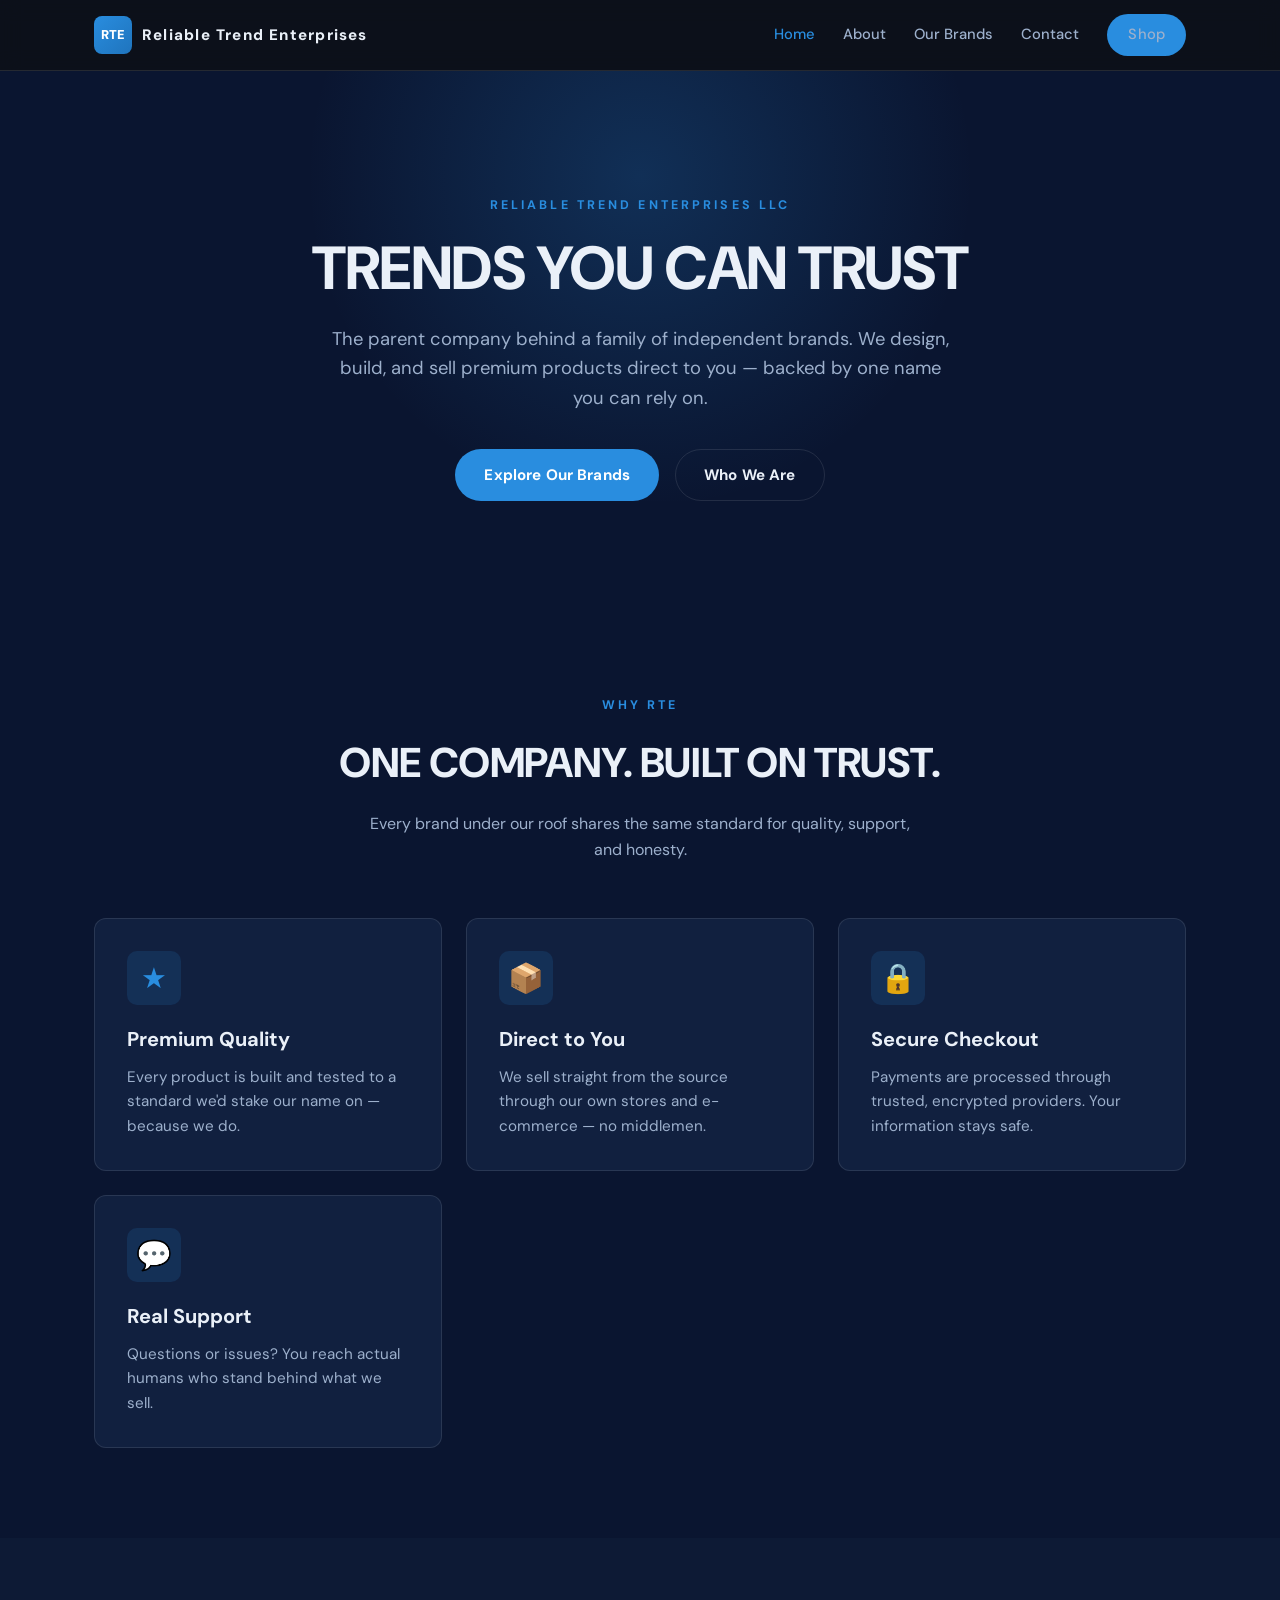
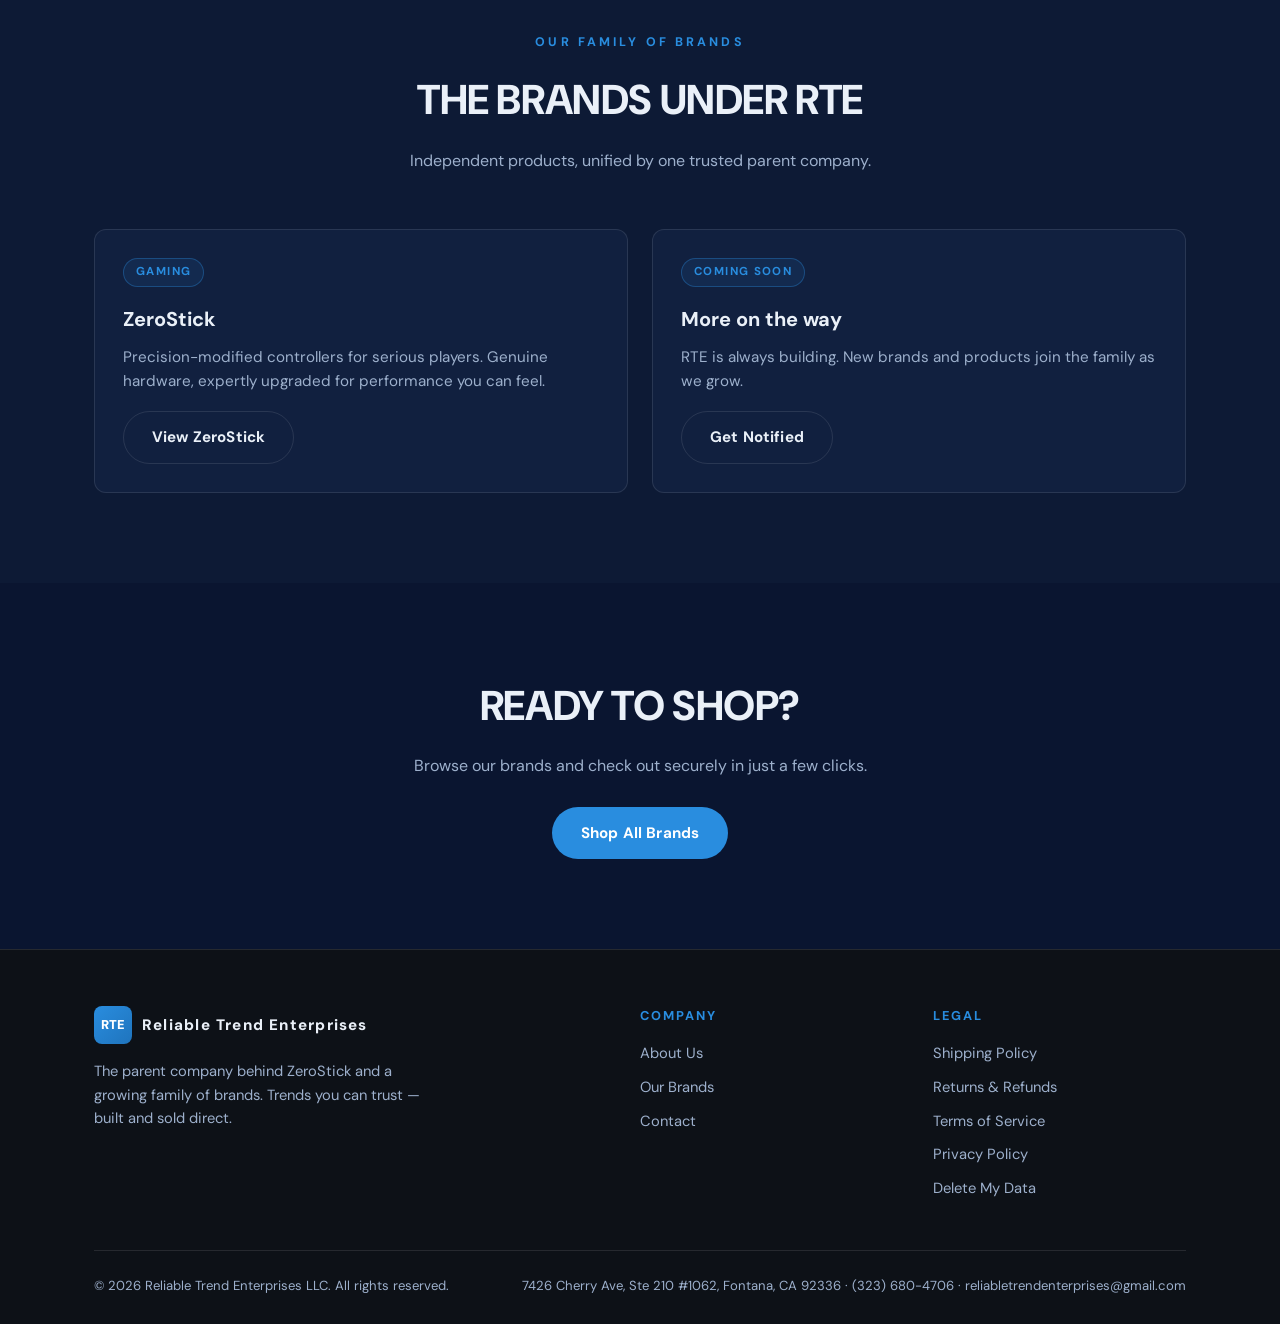
<file: index.html>
<!DOCTYPE html>
<html lang="en">
<head>
  <meta charset="UTF-8" />
  <meta name="viewport" content="width=device-width, initial-scale=1.0" />
  <title>Reliable Trend Enterprises LLC &mdash; Trends You Can Trust</title>
  <meta name="description" content="Reliable Trend Enterprises LLC is the parent company behind ZeroStick and a growing family of brands &mdash; building and selling trusted products direct to you." />
  <link rel="stylesheet" href="styles.css" />
</head>
<body>

  <!-- ===================== NAVBAR ===================== -->
  <header class="nav">
    <div class="container nav-inner">
      <a href="index.html" class="nav-brand">
        <span class="mark">RTE</span>
        Reliable Trend Enterprises
      </a>
      <nav class="nav-links" id="navLinks">
        <a href="index.html" class="active">Home</a>
        <a href="about.html">About</a>
        <a href="brands.html">Our Brands</a>
        <a href="contact.html">Contact</a>
        <a href="brands.html" class="btn btn-gold" style="padding:8px 20px;">Shop</a>
      </nav>
      <button class="nav-toggle" onclick="toggleMenu()" aria-label="Menu">&#9776;</button>
    </div>
  </header>

  <!-- ===================== HERO ===================== -->
  <section class="hero">
    <div class="container">
      <span class="eyebrow">Reliable Trend Enterprises LLC</span>
      <h1>Trends You Can Trust</h1>
      <p>
        The parent company behind a family of independent brands. We design,
        build, and sell premium products direct to you &mdash; backed by one name
        you can rely on.
      </p>
      <div class="hero-actions">
        <a href="brands.html" class="btn btn-gold">Explore Our Brands</a>
        <a href="about.html" class="btn btn-ghost">Who We Are</a>
      </div>
    </div>
  </section>

  <!-- ===================== WHY RTE ===================== -->
  <section class="section">
    <div class="container">
      <div class="section-head">
        <span class="eyebrow">Why RTE</span>
        <h2>One company. Built on trust.</h2>
        <p>Every brand under our roof shares the same standard for quality, support, and honesty.</p>
      </div>
      <div class="grid">
        <div class="card">
          <div class="icon">&#9733;</div>
          <h3>Premium Quality</h3>
          <p>Every product is built and tested to a standard we'd stake our name on &mdash; because we do.</p>
        </div>
        <div class="card">
          <div class="icon">&#128230;</div>
          <h3>Direct to You</h3>
          <p>We sell straight from the source through our own stores and e-commerce &mdash; no middlemen.</p>
        </div>
        <div class="card">
          <div class="icon">&#128274;</div>
          <h3>Secure Checkout</h3>
          <p>Payments are processed through trusted, encrypted providers. Your information stays safe.</p>
        </div>
        <div class="card">
          <div class="icon">&#128172;</div>
          <h3>Real Support</h3>
          <p>Questions or issues? You reach actual humans who stand behind what we sell.</p>
        </div>
      </div>
    </div>
  </section>

  <!-- ===================== BRANDS PREVIEW ===================== -->
  <section class="section alt-bg">
    <div class="container">
      <div class="section-head">
        <span class="eyebrow">Our Family of Brands</span>
        <h2>The brands under RTE</h2>
        <p>Independent products, unified by one trusted parent company.</p>
      </div>
      <div class="grid">

        <div class="card brand-card">
          <span class="tag">Gaming</span>
          <h3>ZeroStick</h3>
          <p>Precision-modified controllers for serious players. Genuine hardware, expertly upgraded for performance you can feel.</p>
          <a href="brands.html#zerostick" class="btn btn-ghost" style="margin-top:18px;">View ZeroStick</a>
        </div>

        <div class="card brand-card">
          <span class="tag">Coming Soon</span>
          <h3>More on the way</h3>
          <p>RTE is always building. New brands and products join the family as we grow.</p>
          <a href="contact.html" class="btn btn-ghost" style="margin-top:18px;">Get Notified</a>
        </div>

      </div>
    </div>
  </section>

  <!-- ===================== CTA BAND ===================== -->
  <section class="section">
    <div class="container" style="text-align:center;">
      <div class="section-head" style="margin-bottom:28px;">
        <h2>Ready to shop?</h2>
        <p>Browse our brands and check out securely in just a few clicks.</p>
      </div>
      <a href="brands.html" class="btn btn-gold">Shop All Brands</a>
    </div>
  </section>

  <!-- ===================== FOOTER ===================== -->
  <footer class="footer">
    <div class="container">
      <div class="footer-grid">
        <div class="footer-about">
          <div class="nav-brand" style="margin-bottom:16px;">
            <span class="mark">RTE</span> Reliable Trend Enterprises
          </div>
          <p>The parent company behind ZeroStick and a growing family of brands. Trends you can trust &mdash; built and sold direct.</p>
        </div>
        <div>
          <h4>Company</h4>
          <a href="about.html">About Us</a>
          <a href="brands.html">Our Brands</a>
          <a href="contact.html">Contact</a>
        </div>
        <div>
          <h4>Legal</h4>
          <a href="shipping.html">Shipping Policy</a>
          <a href="returns.html">Returns &amp; Refunds</a>
          <a href="terms.html">Terms of Service</a>
          <a href="privacy-policy.html">Privacy Policy</a>
          <a href="delete-data.html">Delete My Data</a>
        </div>
      </div>
      <div class="footer-bottom">
        <span>&copy; 2026 Reliable Trend Enterprises LLC. All rights reserved.</span>
        <span>7426 Cherry Ave, Ste 210 #1062, Fontana, CA 92336 &middot; (323) 680-4706 &middot; reliabletrendenterprises@gmail.com</span>
      </div>
    </div>
  </footer>

  <script src="script.js"></script>
</body>
</html>
</file>
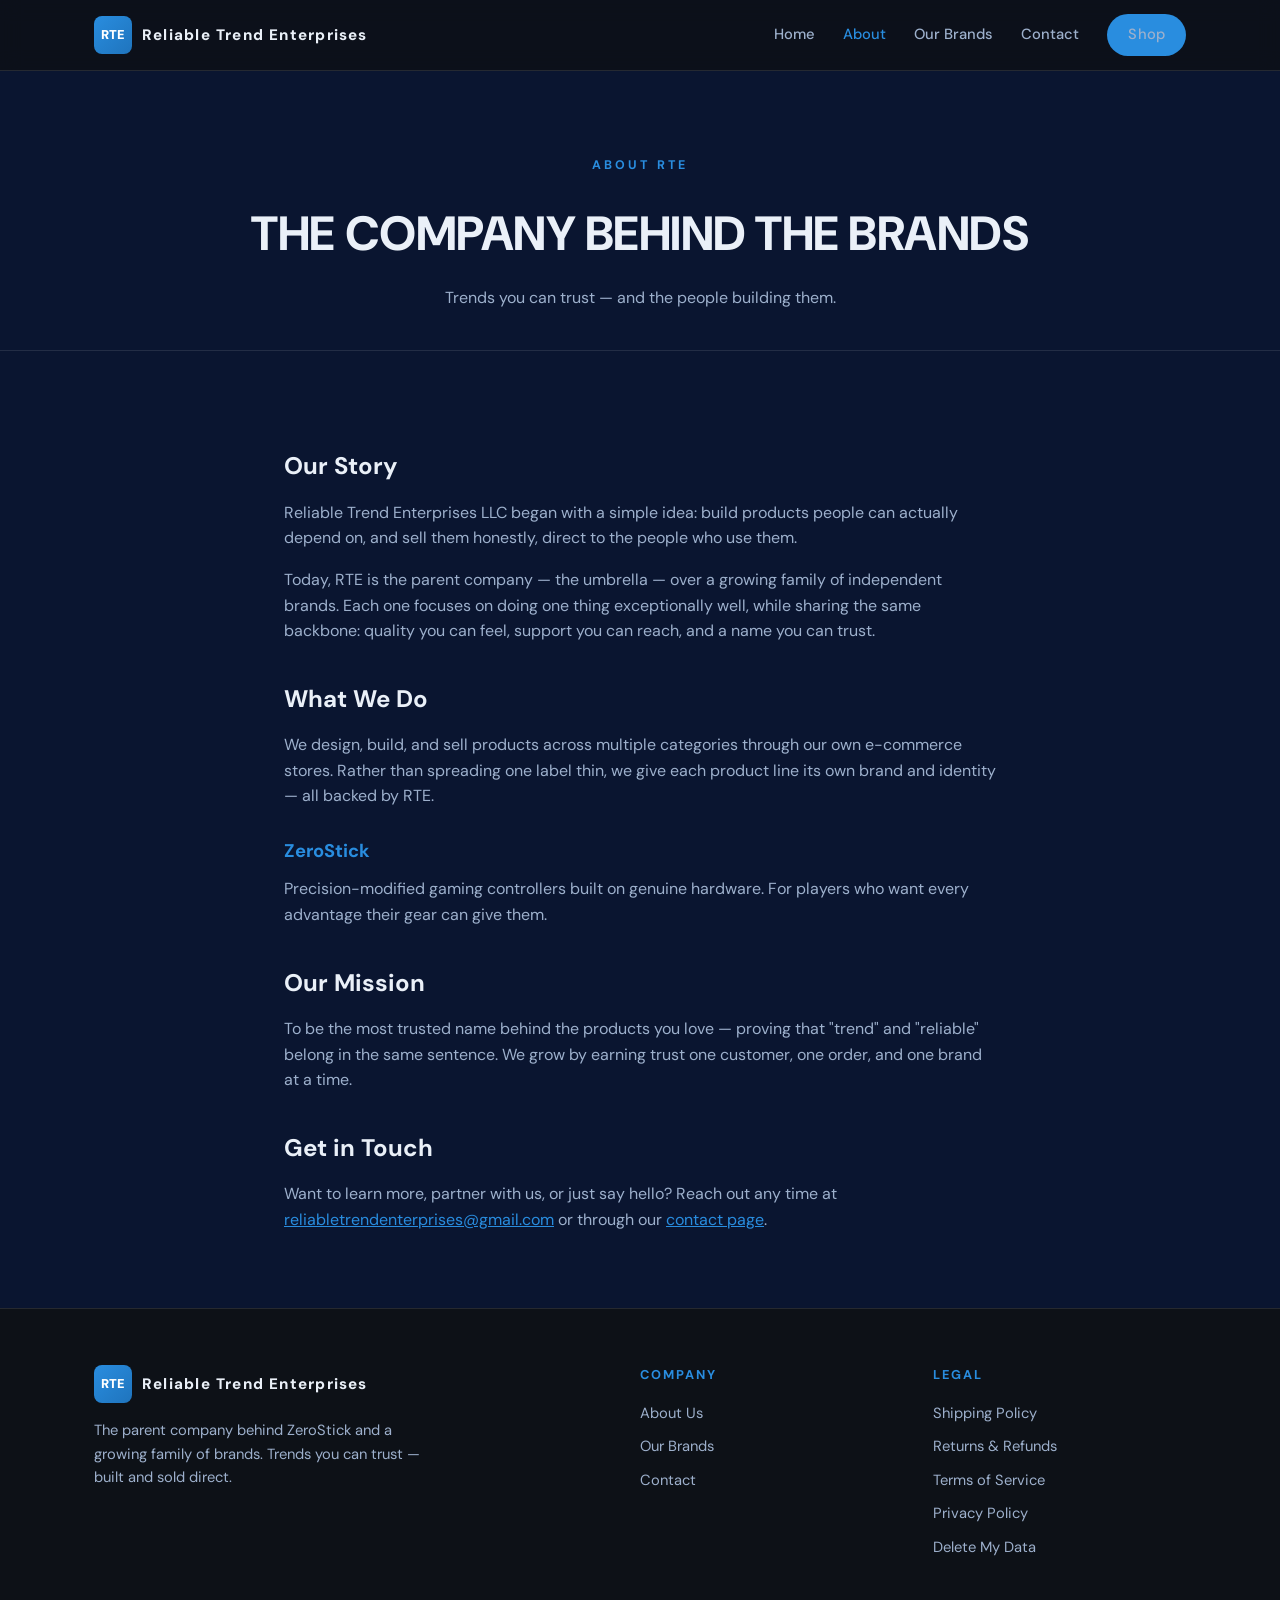
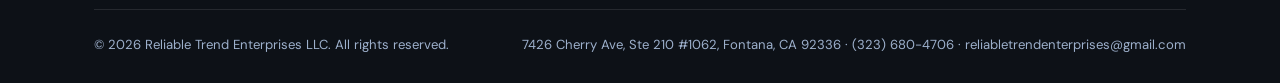
<file: about.html>
<!DOCTYPE html>
<html lang="en">
<head>
  <meta charset="UTF-8" />
  <meta name="viewport" content="width=device-width, initial-scale=1.0" />
  <title>About Us &mdash; Reliable Trend Enterprises LLC</title>
  <meta name="description" content="Reliable Trend Enterprises LLC is the parent company behind ZeroStick and a growing family of brands. Learn our story and mission." />
  <link rel="stylesheet" href="styles.css" />
</head>
<body>

  <!-- ===================== NAVBAR ===================== -->
  <header class="nav">
    <div class="container nav-inner">
      <a href="index.html" class="nav-brand">
        <span class="mark">RTE</span>
        Reliable Trend Enterprises
      </a>
      <nav class="nav-links" id="navLinks">
        <a href="index.html">Home</a>
        <a href="about.html" class="active">About</a>
        <a href="brands.html">Our Brands</a>
        <a href="contact.html">Contact</a>
        <a href="brands.html" class="btn btn-gold" style="padding:8px 20px;">Shop</a>
      </nav>
      <button class="nav-toggle" onclick="toggleMenu()" aria-label="Menu">&#9776;</button>
    </div>
  </header>

  <!-- ===================== PAGE HEADER ===================== -->
  <section class="page-head">
    <div class="container">
      <span class="eyebrow">About RTE</span>
      <h1>The company behind the brands</h1>
      <p>Trends you can trust &mdash; and the people building them.</p>
    </div>
  </section>

  <!-- ===================== STORY ===================== -->
  <div class="prose">
    <h2>Our Story</h2>
    <p>
      Reliable Trend Enterprises LLC began with a simple idea: build products people
      can actually depend on, and sell them honestly, direct to the people who use them.
    </p>
    <p>
      Today, RTE is the parent company &mdash; the umbrella &mdash; over a growing family of
      independent brands. Each one focuses on doing one thing exceptionally well, while
      sharing the same backbone: quality you can feel, support you can reach, and a name
      you can trust.
    </p>

    <h2>What We Do</h2>
    <p>
      We design, build, and sell products across multiple categories through our own
      e-commerce stores. Rather than spreading one label thin, we give each product line
      its own brand and identity &mdash; all backed by RTE.
    </p>

    <h3>ZeroStick</h3>
    <p>
      Precision-modified gaming controllers built on genuine hardware. For players who
      want every advantage their gear can give them.
    </p>

    <h2>Our Mission</h2>
    <p>
      To be the most trusted name behind the products you love &mdash; proving that "trend"
      and "reliable" belong in the same sentence. We grow by earning trust one customer,
      one order, and one brand at a time.
    </p>

    <h2>Get in Touch</h2>
    <p>
      Want to learn more, partner with us, or just say hello? Reach out any time at
      <a href="mailto:reliabletrendenterprises@gmail.com">reliabletrendenterprises@gmail.com</a>
      or through our <a href="contact.html">contact page</a>.
    </p>
  </div>

  <!-- ===================== FOOTER ===================== -->
  <footer class="footer">
    <div class="container">
      <div class="footer-grid">
        <div class="footer-about">
          <div class="nav-brand" style="margin-bottom:16px;">
            <span class="mark">RTE</span> Reliable Trend Enterprises
          </div>
          <p>The parent company behind ZeroStick and a growing family of brands. Trends you can trust &mdash; built and sold direct.</p>
        </div>
        <div>
          <h4>Company</h4>
          <a href="about.html">About Us</a>
          <a href="brands.html">Our Brands</a>
          <a href="contact.html">Contact</a>
        </div>
        <div>
          <h4>Legal</h4>
          <a href="shipping.html">Shipping Policy</a>
          <a href="returns.html">Returns &amp; Refunds</a>
          <a href="terms.html">Terms of Service</a>
          <a href="privacy-policy.html">Privacy Policy</a>
          <a href="delete-data.html">Delete My Data</a>
        </div>
      </div>
      <div class="footer-bottom">
        <span>&copy; 2026 Reliable Trend Enterprises LLC. All rights reserved.</span>
        <span>7426 Cherry Ave, Ste 210 #1062, Fontana, CA 92336 &middot; (323) 680-4706 &middot; reliabletrendenterprises@gmail.com</span>
      </div>
    </div>
  </footer>

  <script src="script.js"></script>
</body>
</html>
</file>
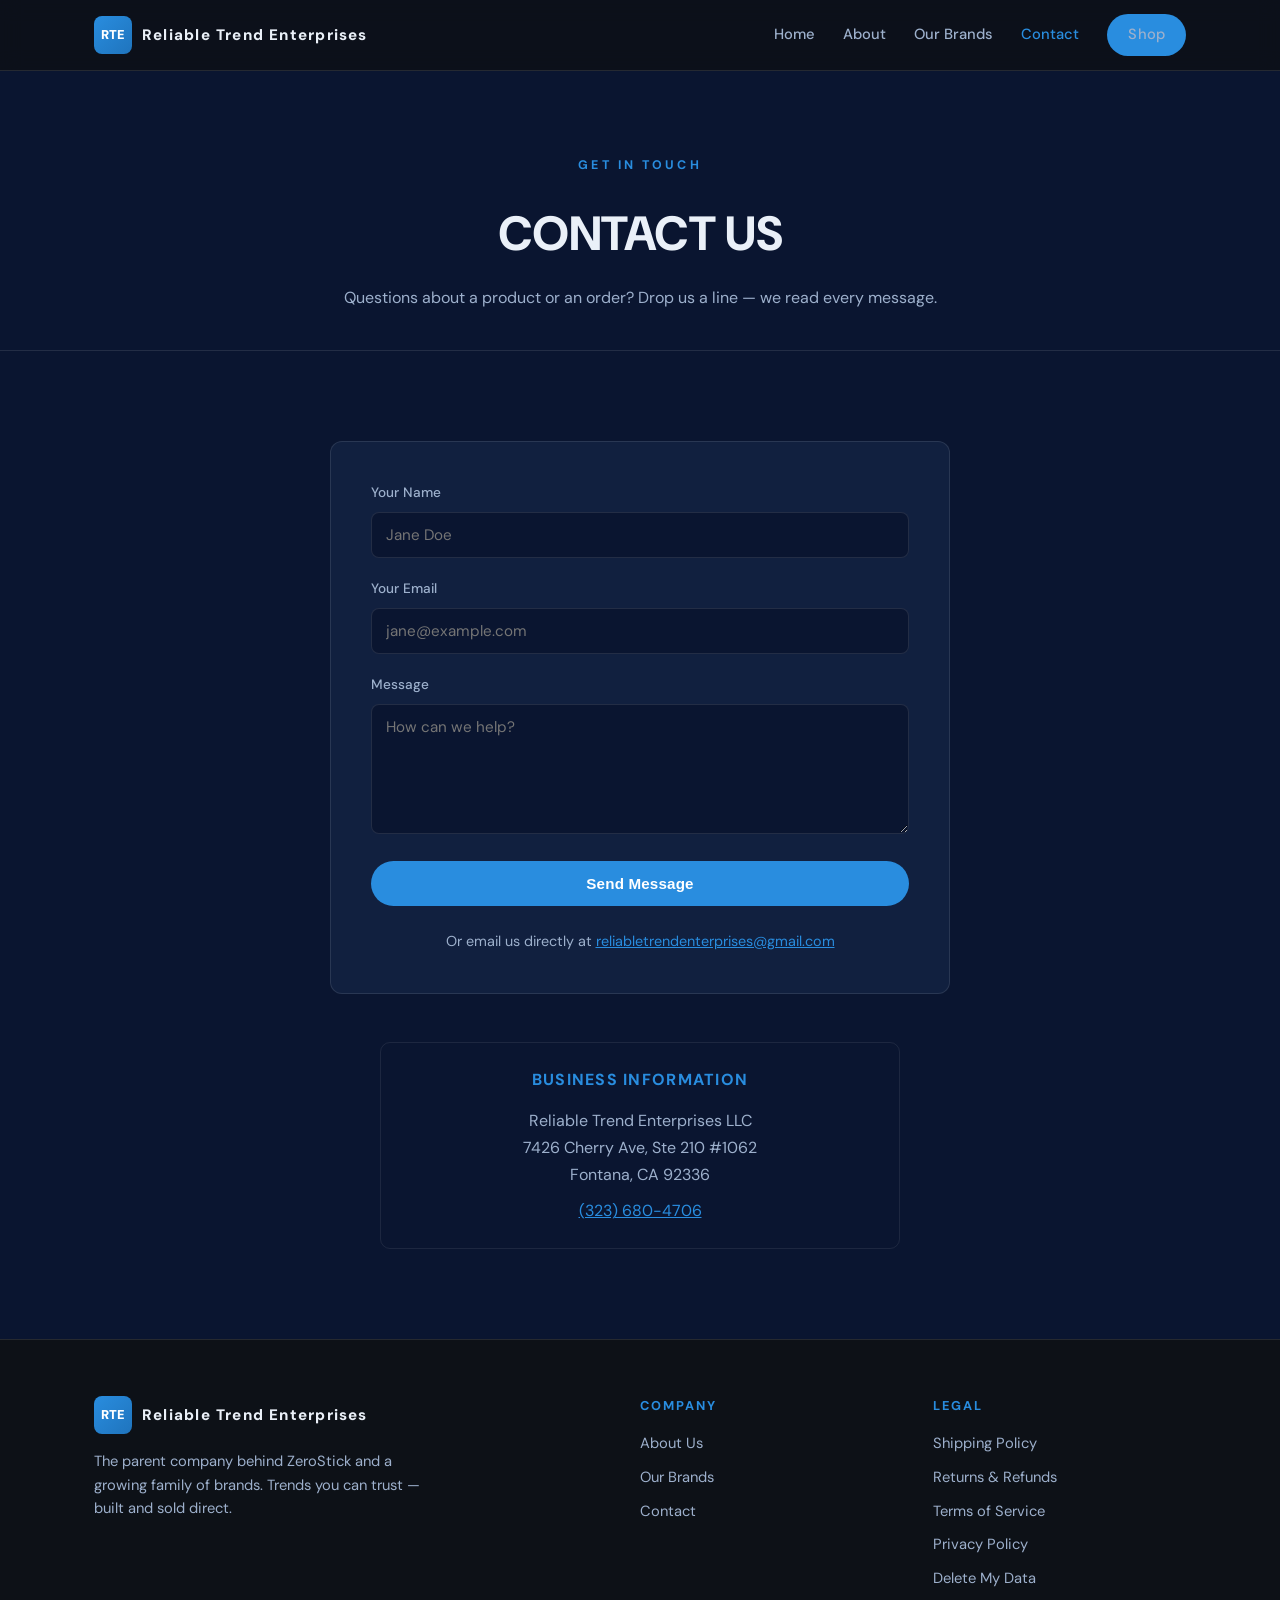
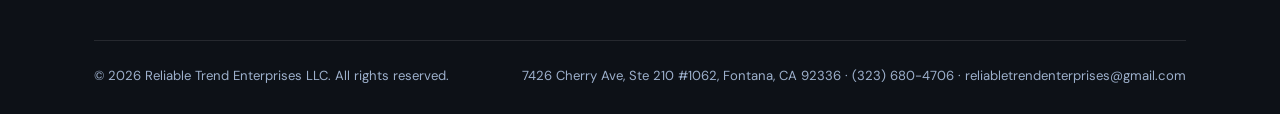
<file: contact.html>
<!DOCTYPE html>
<html lang="en">
<head>
  <meta charset="UTF-8" />
  <meta name="viewport" content="width=device-width, initial-scale=1.0" />
  <title>Contact &mdash; Reliable Trend Enterprises LLC</title>
  <meta name="description" content="Get in touch with Reliable Trend Enterprises LLC. Questions about ZeroStick or an order? We're here to help." />
  <link rel="stylesheet" href="styles.css" />
</head>
<body>

  <!-- ===================== NAVBAR ===================== -->
  <header class="nav">
    <div class="container nav-inner">
      <a href="index.html" class="nav-brand">
        <span class="mark">RTE</span>
        Reliable Trend Enterprises
      </a>
      <nav class="nav-links" id="navLinks">
        <a href="index.html">Home</a>
        <a href="about.html">About</a>
        <a href="brands.html">Our Brands</a>
        <a href="contact.html" class="active">Contact</a>
        <a href="brands.html" class="btn btn-gold" style="padding:8px 20px;">Shop</a>
      </nav>
      <button class="nav-toggle" onclick="toggleMenu()" aria-label="Menu">&#9776;</button>
    </div>
  </header>

  <!-- ===================== PAGE HEADER ===================== -->
  <section class="page-head">
    <div class="container">
      <span class="eyebrow">Get in Touch</span>
      <h1>Contact Us</h1>
      <p>Questions about a product or an order? Drop us a line &mdash; we read every message.</p>
    </div>
  </section>

  <!-- ===================== CONTACT FORM ===================== -->
  <section class="section">
    <div class="container">
      <div class="form-wrap">
        <!-- This form opens the visitor's email app pre-filled (see script.js).
             No backend server is required for it to work. -->
        <form onsubmit="sendContact(event)">
          <div class="field">
            <label for="cName">Your Name</label>
            <input type="text" id="cName" required placeholder="Jane Doe" />
          </div>
          <div class="field">
            <label for="cEmail">Your Email</label>
            <input type="email" id="cEmail" required placeholder="jane@example.com" />
          </div>
          <div class="field">
            <label for="cMessage">Message</label>
            <textarea id="cMessage" required placeholder="How can we help?"></textarea>
          </div>
          <button type="submit" class="btn btn-gold" style="width:100%;">Send Message</button>
        </form>

        <p style="text-align:center; color:var(--text-dim); margin-top:24px; font-size:0.9rem;">
          Or email us directly at
          <a href="mailto:reliabletrendenterprises@gmail.com" style="color:var(--gold); text-decoration:underline;">reliabletrendenterprises@gmail.com</a>
        </p>
      </div>

      <div style="max-width:520px; margin:48px auto 0; padding:24px; border:1px solid rgba(255,255,255,0.08); border-radius:10px; text-align:center;">
        <h3 style="font-size:1rem; letter-spacing:0.08em; text-transform:uppercase; color:var(--gold); margin-bottom:14px;">Business Information</h3>
        <p style="color:var(--text-dim); line-height:1.7; margin-bottom:10px;">
          Reliable Trend Enterprises LLC<br />
          7426 Cherry Ave, Ste 210 #1062<br />
          Fontana, CA 92336
        </p>
        <p style="color:var(--text-dim);">
          <a href="tel:+13236804706" style="color:var(--gold); text-decoration:underline;">(323) 680-4706</a>
        </p>
      </div>
    </div>
  </section>

  <!-- ===================== FOOTER ===================== -->
  <footer class="footer">
    <div class="container">
      <div class="footer-grid">
        <div class="footer-about">
          <div class="nav-brand" style="margin-bottom:16px;">
            <span class="mark">RTE</span> Reliable Trend Enterprises
          </div>
          <p>The parent company behind ZeroStick and a growing family of brands. Trends you can trust &mdash; built and sold direct.</p>
        </div>
        <div>
          <h4>Company</h4>
          <a href="about.html">About Us</a>
          <a href="brands.html">Our Brands</a>
          <a href="contact.html">Contact</a>
        </div>
        <div>
          <h4>Legal</h4>
          <a href="shipping.html">Shipping Policy</a>
          <a href="returns.html">Returns &amp; Refunds</a>
          <a href="terms.html">Terms of Service</a>
          <a href="privacy-policy.html">Privacy Policy</a>
          <a href="delete-data.html">Delete My Data</a>
        </div>
      </div>
      <div class="footer-bottom">
        <span>&copy; 2026 Reliable Trend Enterprises LLC. All rights reserved.</span>
        <span>7426 Cherry Ave, Ste 210 #1062, Fontana, CA 92336 &middot; (323) 680-4706 &middot; reliabletrendenterprises@gmail.com</span>
      </div>
    </div>
  </footer>

  <script src="script.js"></script>
</body>
</html>
</file>
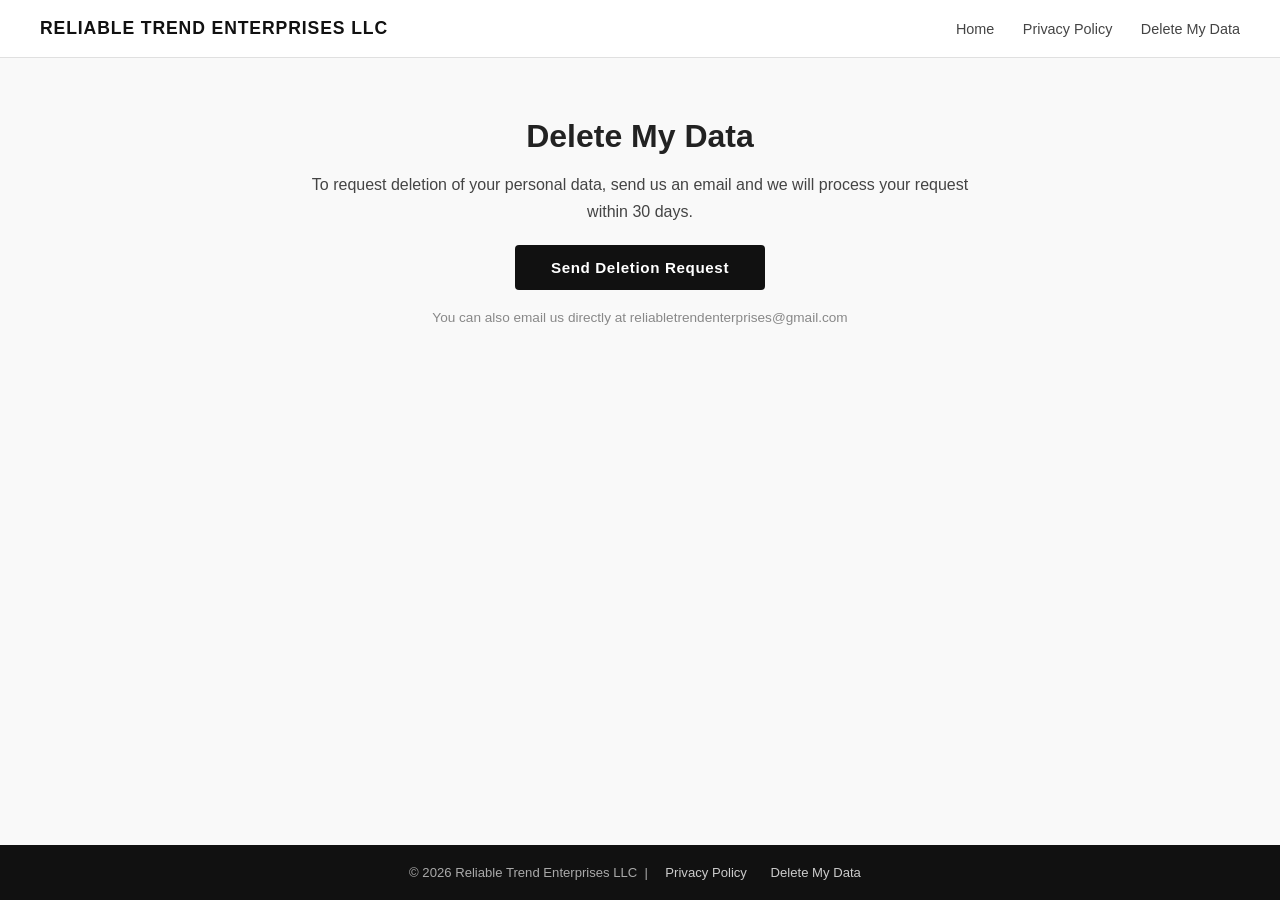
<file: delete-data.html>
<!DOCTYPE html>
<html lang="en">
<head>
  <meta charset="UTF-8" />
  <meta name="viewport" content="width=device-width, initial-scale=1.0" />
  <title>Delete My Data – Reliable Trend Enterprises LLC</title>
  <style>
    * { margin: 0; padding: 0; box-sizing: border-box; }
    body { font-family: 'Segoe UI', Arial, sans-serif; background: #f9f9f9; color: #222; min-height: 100vh; display: flex; flex-direction: column; }
    header { background: #fff; border-bottom: 1px solid #e0e0e0; padding: 18px 40px; display: flex; justify-content: space-between; align-items: center; flex-wrap: wrap; gap: 12px; }
    header .brand { font-size: 1.1rem; font-weight: 700; letter-spacing: 0.05em; text-transform: uppercase; color: #111; text-decoration: none; }
    nav a { text-decoration: none; color: #444; font-size: 0.9rem; margin-left: 24px; transition: color 0.2s; }
    nav a:hover { color: #000; }
    .content { max-width: 720px; margin: 60px auto; padding: 0 24px; flex: 1; text-align: center; }
    .content h1 { font-size: 2rem; font-weight: 800; margin-bottom: 16px; }
    .content p { line-height: 1.7; color: #444; margin-bottom: 20px; font-size: 1rem; }
    .content a.btn { display: inline-block; background: #111; color: #fff; padding: 14px 36px; border-radius: 4px; text-decoration: none; font-size: 0.95rem; font-weight: 600; letter-spacing: 0.04em; transition: background 0.2s; }
    .content a.btn:hover { background: #333; }
    .content .note { font-size: 0.85rem; color: #888; margin-top: 16px; }
    footer { background: #111; color: #aaa; text-align: center; padding: 20px 24px; font-size: 0.82rem; }
    footer a { color: #ccc; text-decoration: none; margin: 0 10px; }
    footer a:hover { color: #fff; }
  </style>
</head>
<body>
  <header>
    <a class="brand" href="/">Reliable Trend Enterprises LLC</a>
    <nav>
      <a href="/">Home</a>
      <a href="/privacy-policy.html">Privacy Policy</a>
      <a href="/delete-data.html">Delete My Data</a>
    </nav>
  </header>
  <div class="content">
    <h1>Delete My Data</h1>
    <p>To request deletion of your personal data, send us an email and we will process your request within 30 days.</p>
    <a class="btn" href="mailto:reliabletrendenterprises@gmail.com?subject=Data%20Deletion%20Request&body=Hello%2C%20I%20would%20like%20to%20request%20deletion%20of%20my%20personal%20data.">Send Deletion Request</a>
    <p class="note">You can also email us directly at reliabletrendenterprises@gmail.com</p>
  </div>
  <footer>
    <p>&copy; 2026 Reliable Trend Enterprises LLC &nbsp;|&nbsp;
      <a href="/privacy-policy.html">Privacy Policy</a>
      <a href="/delete-data.html">Delete My Data</a>
    </p>
  </footer>
</body>
</html>
</file>
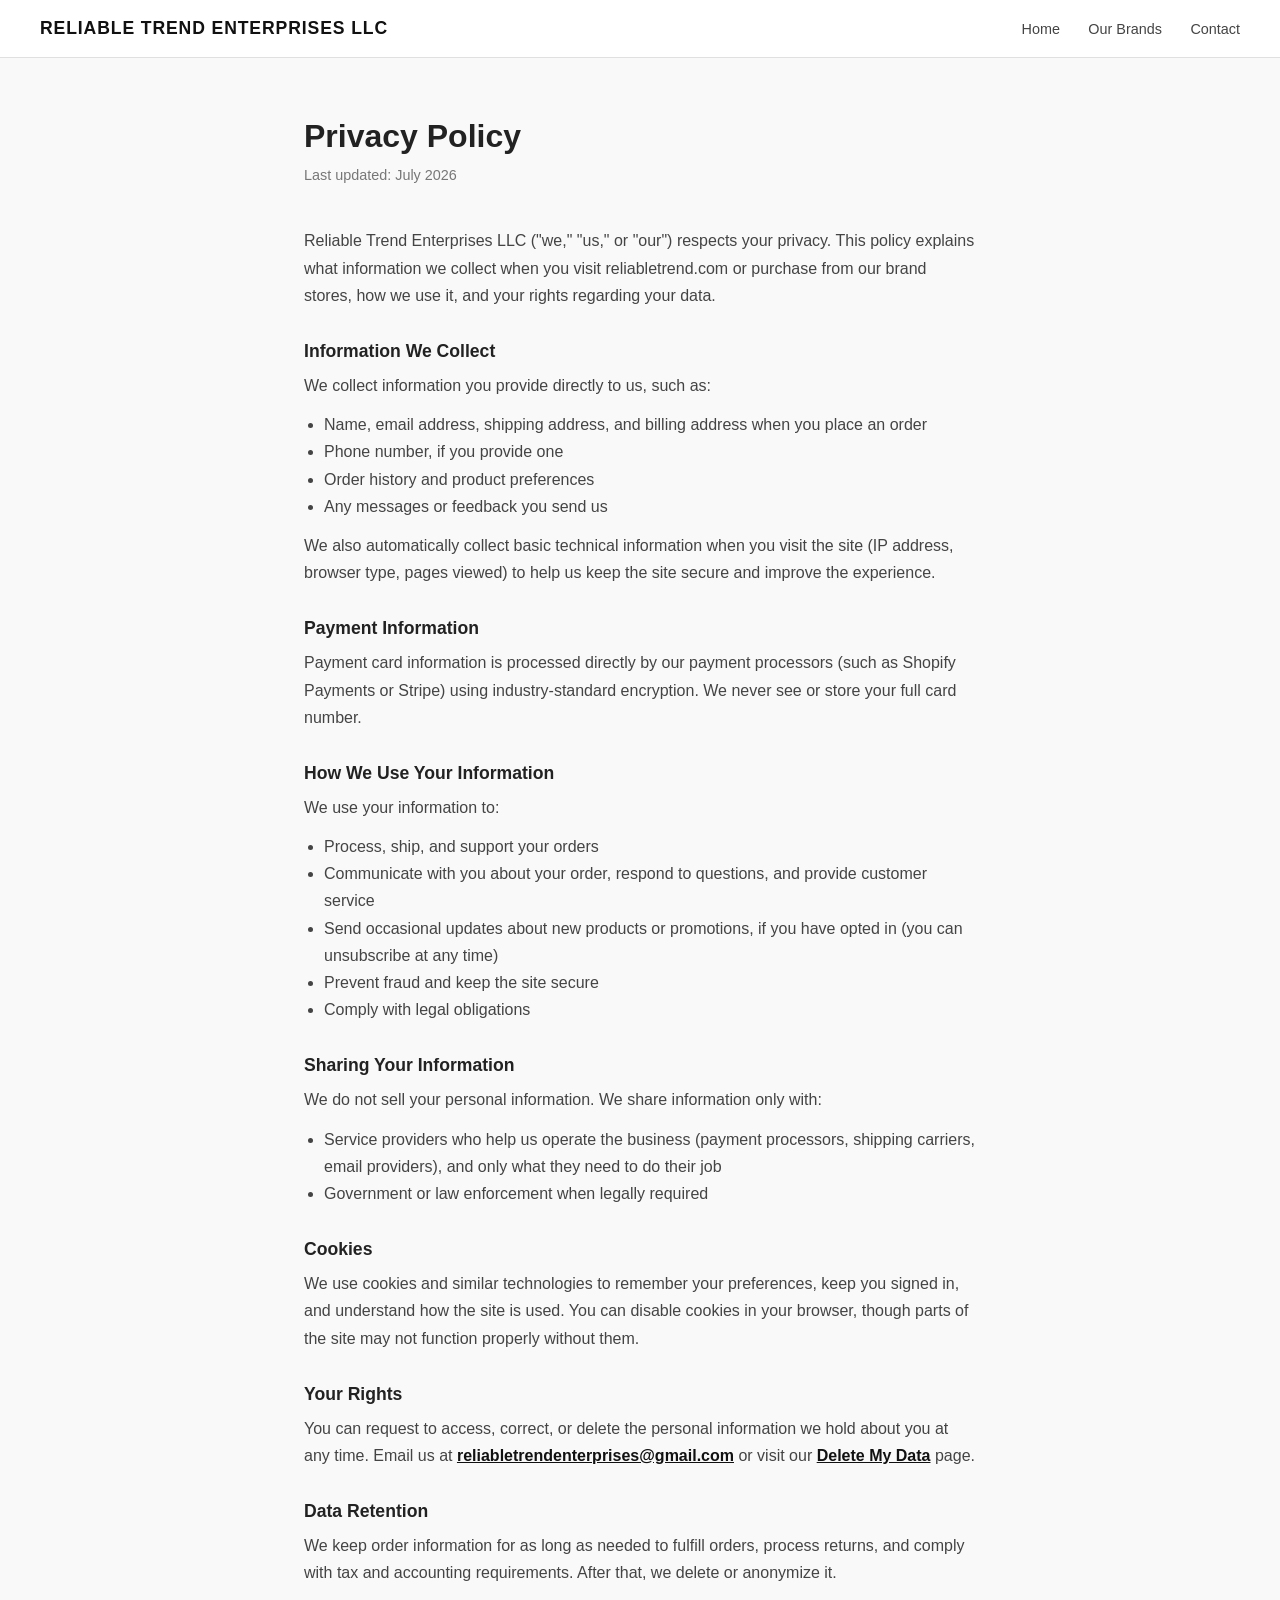
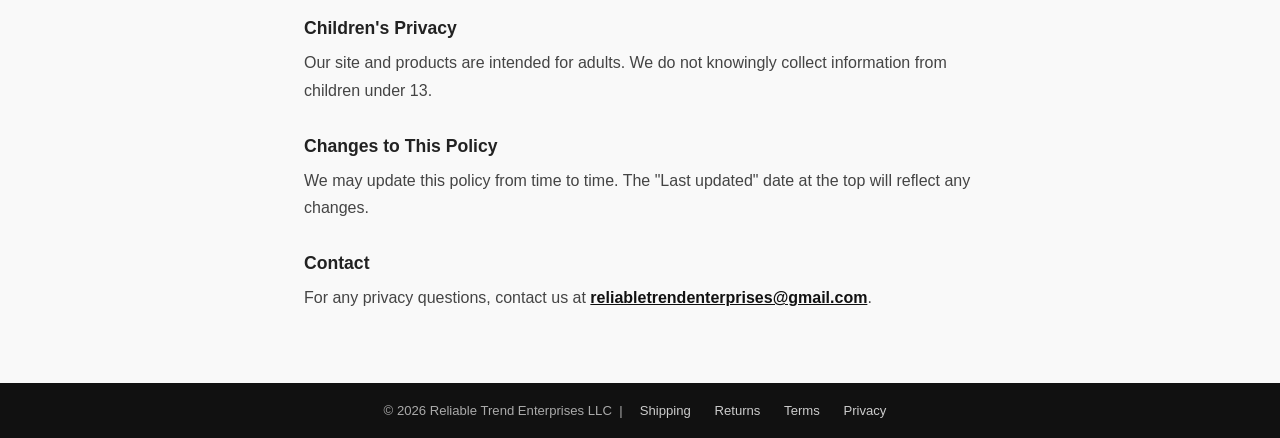
<file: privacy-policy.html>
<!DOCTYPE html>
<html lang="en">
<head>
  <meta charset="UTF-8" />
  <meta name="viewport" content="width=device-width, initial-scale=1.0" />
  <title>Privacy Policy &ndash; Reliable Trend Enterprises LLC</title>
  <style>
    * { margin: 0; padding: 0; box-sizing: border-box; }
    body { font-family: 'Segoe UI', Arial, sans-serif; background: #f9f9f9; color: #222; min-height: 100vh; display: flex; flex-direction: column; }
    header { background: #fff; border-bottom: 1px solid #e0e0e0; padding: 18px 40px; display: flex; justify-content: space-between; align-items: center; flex-wrap: wrap; gap: 12px; }
    header .brand { font-size: 1.1rem; font-weight: 700; letter-spacing: 0.05em; text-transform: uppercase; color: #111; text-decoration: none; }
    nav a { text-decoration: none; color: #444; font-size: 0.9rem; margin-left: 24px; transition: color 0.2s; }
    nav a:hover { color: #000; }
    .content { max-width: 720px; margin: 60px auto; padding: 0 24px; flex: 1; }
    .content h1 { font-size: 2rem; font-weight: 800; margin-bottom: 8px; }
    .content .subtitle { color: #777; font-size: 0.9rem; margin-bottom: 40px; }
    .content h2 { font-size: 1.1rem; font-weight: 700; margin: 32px 0 10px; }
    .content p { line-height: 1.7; color: #444; margin-bottom: 12px; }
    .content ul { line-height: 1.7; color: #444; margin: 0 0 12px 20px; }
    .content a { color: #111; font-weight: 600; }
    footer { background: #111; color: #aaa; text-align: center; padding: 20px 24px; font-size: 0.82rem; }
    footer a { color: #ccc; text-decoration: none; margin: 0 10px; }
    footer a:hover { color: #fff; }
  </style>
</head>
<body>
  <header>
    <a class="brand" href="/">Reliable Trend Enterprises LLC</a>
    <nav>
      <a href="/">Home</a>
      <a href="/brands.html">Our Brands</a>
      <a href="/contact.html">Contact</a>
    </nav>
  </header>
  <div class="content">
    <h1>Privacy Policy</h1>
    <p class="subtitle">Last updated: July 2026</p>

    <p>Reliable Trend Enterprises LLC ("we," "us," or "our") respects your privacy. This policy explains what information we collect when you visit reliabletrend.com or purchase from our brand stores, how we use it, and your rights regarding your data.</p>

    <h2>Information We Collect</h2>
    <p>We collect information you provide directly to us, such as:</p>
    <ul>
      <li>Name, email address, shipping address, and billing address when you place an order</li>
      <li>Phone number, if you provide one</li>
      <li>Order history and product preferences</li>
      <li>Any messages or feedback you send us</li>
    </ul>
    <p>We also automatically collect basic technical information when you visit the site (IP address, browser type, pages viewed) to help us keep the site secure and improve the experience.</p>

    <h2>Payment Information</h2>
    <p>Payment card information is processed directly by our payment processors (such as Shopify Payments or Stripe) using industry-standard encryption. We never see or store your full card number.</p>

    <h2>How We Use Your Information</h2>
    <p>We use your information to:</p>
    <ul>
      <li>Process, ship, and support your orders</li>
      <li>Communicate with you about your order, respond to questions, and provide customer service</li>
      <li>Send occasional updates about new products or promotions, if you have opted in (you can unsubscribe at any time)</li>
      <li>Prevent fraud and keep the site secure</li>
      <li>Comply with legal obligations</li>
    </ul>

    <h2>Sharing Your Information</h2>
    <p>We do not sell your personal information. We share information only with:</p>
    <ul>
      <li>Service providers who help us operate the business (payment processors, shipping carriers, email providers), and only what they need to do their job</li>
      <li>Government or law enforcement when legally required</li>
    </ul>

    <h2>Cookies</h2>
    <p>We use cookies and similar technologies to remember your preferences, keep you signed in, and understand how the site is used. You can disable cookies in your browser, though parts of the site may not function properly without them.</p>

    <h2>Your Rights</h2>
    <p>You can request to access, correct, or delete the personal information we hold about you at any time. Email us at <a href="mailto:reliabletrendenterprises@gmail.com">reliabletrendenterprises@gmail.com</a> or visit our <a href="/delete-data.html">Delete My Data</a> page.</p>

    <h2>Data Retention</h2>
    <p>We keep order information for as long as needed to fulfill orders, process returns, and comply with tax and accounting requirements. After that, we delete or anonymize it.</p>

    <h2>Children's Privacy</h2>
    <p>Our site and products are intended for adults. We do not knowingly collect information from children under 13.</p>

    <h2>Changes to This Policy</h2>
    <p>We may update this policy from time to time. The "Last updated" date at the top will reflect any changes.</p>

    <h2>Contact</h2>
    <p>For any privacy questions, contact us at <a href="mailto:reliabletrendenterprises@gmail.com">reliabletrendenterprises@gmail.com</a>.</p>
  </div>
  <footer>
    <p>&copy; 2026 Reliable Trend Enterprises LLC &nbsp;|&nbsp;
      <a href="/shipping.html">Shipping</a>
      <a href="/returns.html">Returns</a>
      <a href="/terms.html">Terms</a>
      <a href="/privacy-policy.html">Privacy</a>
    </p>
  </footer>
</body>
</html>
</file>
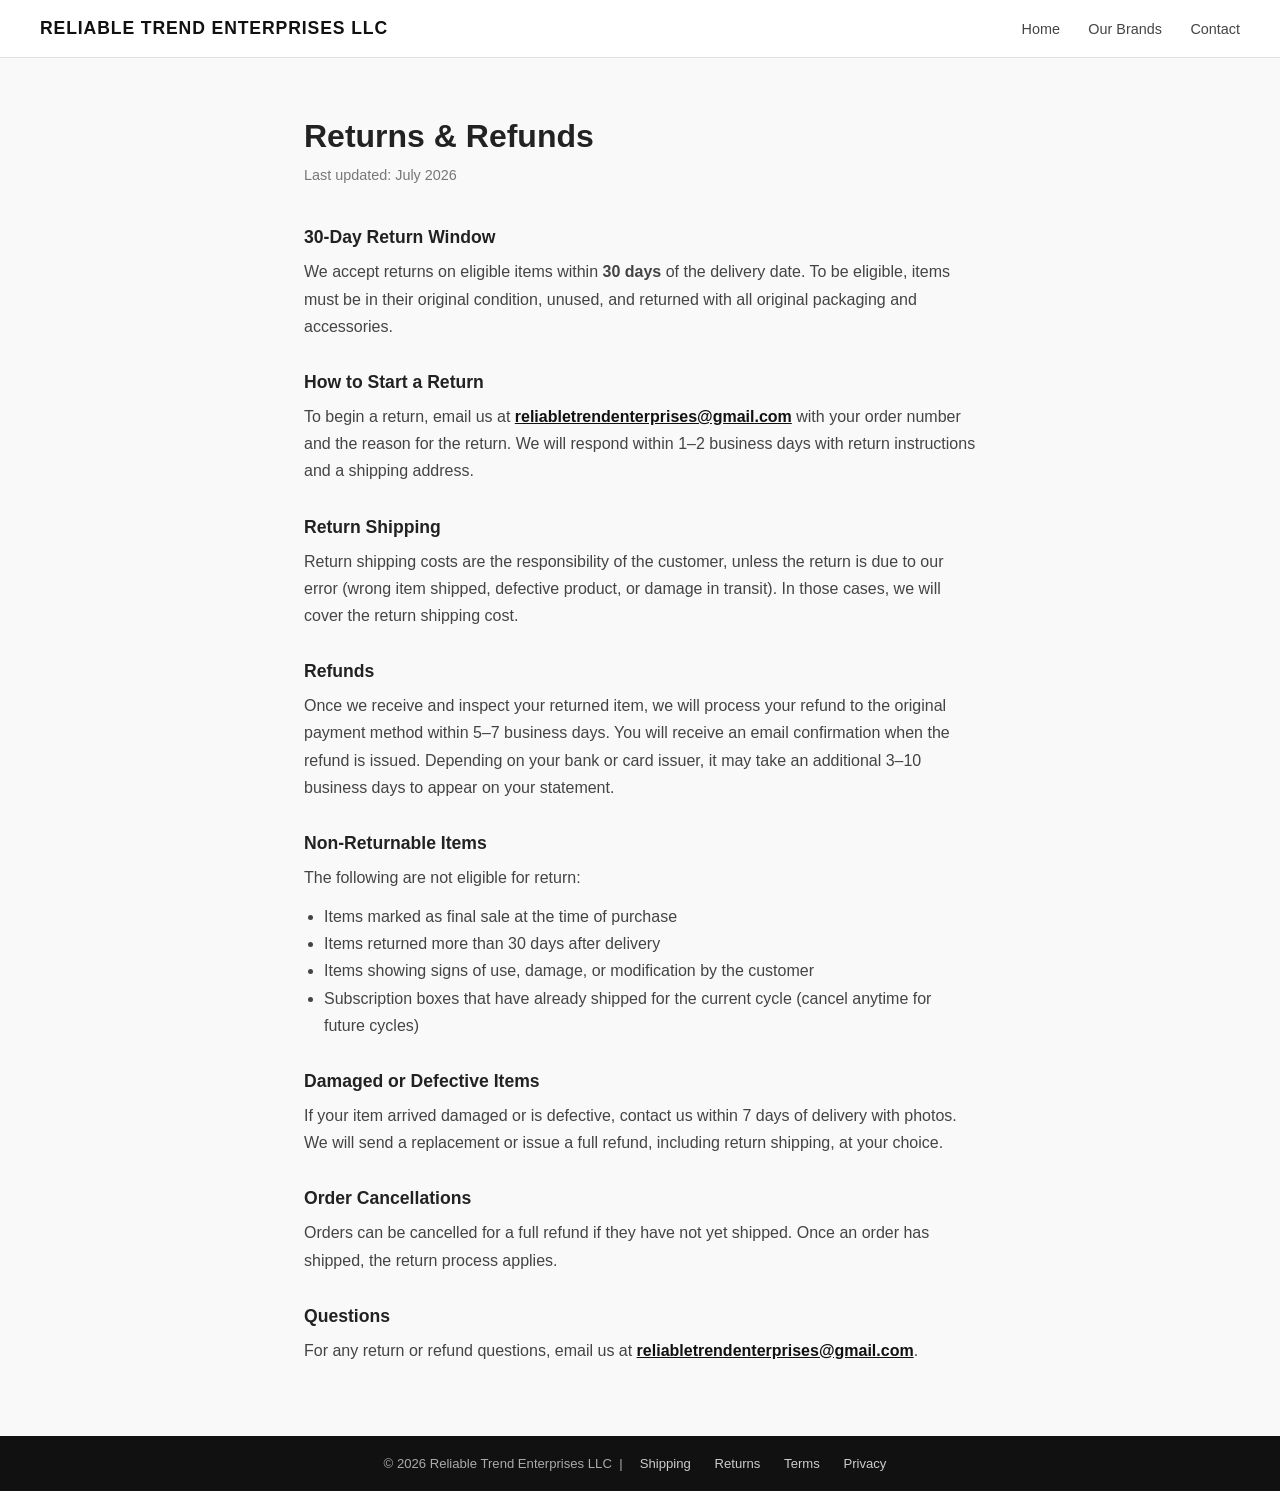
<file: returns.html>
<!DOCTYPE html>
<html lang="en">
<head>
  <meta charset="UTF-8" />
  <meta name="viewport" content="width=device-width, initial-scale=1.0" />
  <title>Returns &amp; Refunds &ndash; Reliable Trend Enterprises LLC</title>
  <style>
    * { margin: 0; padding: 0; box-sizing: border-box; }
    body { font-family: 'Segoe UI', Arial, sans-serif; background: #f9f9f9; color: #222; min-height: 100vh; display: flex; flex-direction: column; }
    header { background: #fff; border-bottom: 1px solid #e0e0e0; padding: 18px 40px; display: flex; justify-content: space-between; align-items: center; flex-wrap: wrap; gap: 12px; }
    header .brand { font-size: 1.1rem; font-weight: 700; letter-spacing: 0.05em; text-transform: uppercase; color: #111; text-decoration: none; }
    nav a { text-decoration: none; color: #444; font-size: 0.9rem; margin-left: 24px; transition: color 0.2s; }
    nav a:hover { color: #000; }
    .content { max-width: 720px; margin: 60px auto; padding: 0 24px; flex: 1; }
    .content h1 { font-size: 2rem; font-weight: 800; margin-bottom: 8px; }
    .content .subtitle { color: #777; font-size: 0.9rem; margin-bottom: 40px; }
    .content h2 { font-size: 1.1rem; font-weight: 700; margin: 32px 0 10px; }
    .content p { line-height: 1.7; color: #444; margin-bottom: 12px; }
    .content ul { line-height: 1.7; color: #444; margin: 0 0 12px 20px; }
    .content a { color: #111; font-weight: 600; }
    footer { background: #111; color: #aaa; text-align: center; padding: 20px 24px; font-size: 0.82rem; }
    footer a { color: #ccc; text-decoration: none; margin: 0 10px; }
    footer a:hover { color: #fff; }
  </style>
</head>
<body>
  <header>
    <a class="brand" href="/">Reliable Trend Enterprises LLC</a>
    <nav>
      <a href="/">Home</a>
      <a href="/brands.html">Our Brands</a>
      <a href="/contact.html">Contact</a>
    </nav>
  </header>
  <div class="content">
    <h1>Returns &amp; Refunds</h1>
    <p class="subtitle">Last updated: July 2026</p>

    <h2>30-Day Return Window</h2>
    <p>We accept returns on eligible items within <strong>30 days</strong> of the delivery date. To be eligible, items must be in their original condition, unused, and returned with all original packaging and accessories.</p>

    <h2>How to Start a Return</h2>
    <p>To begin a return, email us at <a href="mailto:reliabletrendenterprises@gmail.com">reliabletrendenterprises@gmail.com</a> with your order number and the reason for the return. We will respond within 1&ndash;2 business days with return instructions and a shipping address.</p>

    <h2>Return Shipping</h2>
    <p>Return shipping costs are the responsibility of the customer, unless the return is due to our error (wrong item shipped, defective product, or damage in transit). In those cases, we will cover the return shipping cost.</p>

    <h2>Refunds</h2>
    <p>Once we receive and inspect your returned item, we will process your refund to the original payment method within 5&ndash;7 business days. You will receive an email confirmation when the refund is issued. Depending on your bank or card issuer, it may take an additional 3&ndash;10 business days to appear on your statement.</p>

    <h2>Non-Returnable Items</h2>
    <p>The following are not eligible for return:</p>
    <ul>
      <li>Items marked as final sale at the time of purchase</li>
      <li>Items returned more than 30 days after delivery</li>
      <li>Items showing signs of use, damage, or modification by the customer</li>
      <li>Subscription boxes that have already shipped for the current cycle (cancel anytime for future cycles)</li>
    </ul>

    <h2>Damaged or Defective Items</h2>
    <p>If your item arrived damaged or is defective, contact us within 7 days of delivery with photos. We will send a replacement or issue a full refund, including return shipping, at your choice.</p>

    <h2>Order Cancellations</h2>
    <p>Orders can be cancelled for a full refund if they have not yet shipped. Once an order has shipped, the return process applies.</p>

    <h2>Questions</h2>
    <p>For any return or refund questions, email us at <a href="mailto:reliabletrendenterprises@gmail.com">reliabletrendenterprises@gmail.com</a>.</p>
  </div>
  <footer>
    <p>&copy; 2026 Reliable Trend Enterprises LLC &nbsp;|&nbsp;
      <a href="/shipping.html">Shipping</a>
      <a href="/returns.html">Returns</a>
      <a href="/terms.html">Terms</a>
      <a href="/privacy-policy.html">Privacy</a>
    </p>
  </footer>
</body>
</html>
</file>
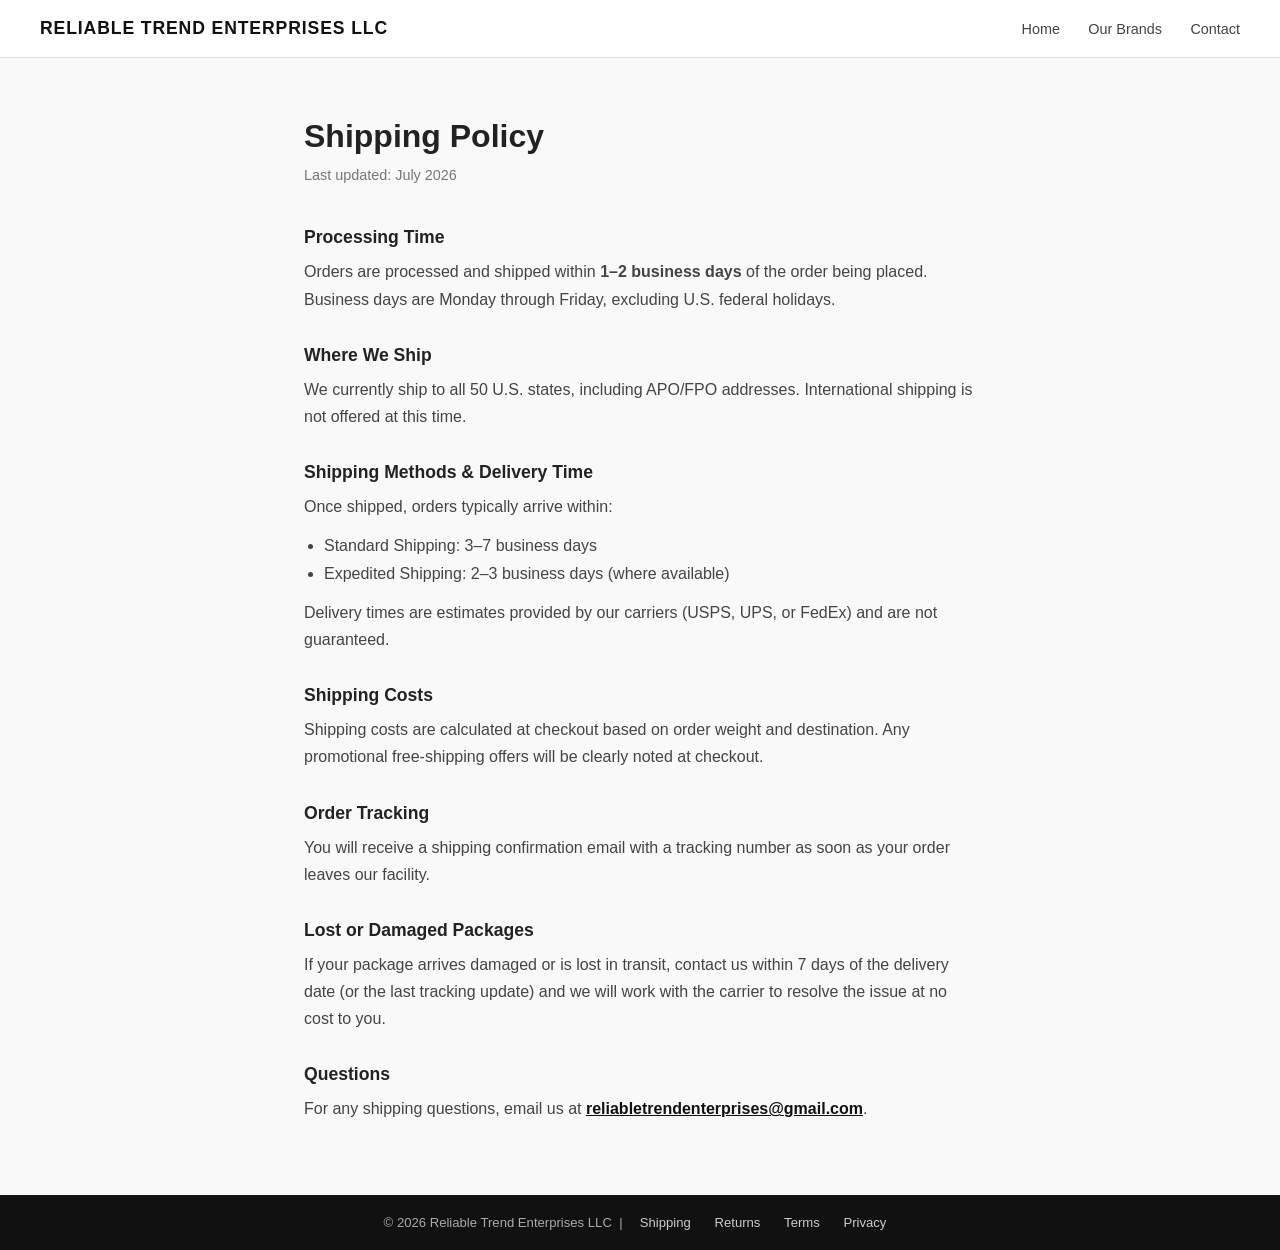
<file: shipping.html>
<!DOCTYPE html>
<html lang="en">
<head>
  <meta charset="UTF-8" />
  <meta name="viewport" content="width=device-width, initial-scale=1.0" />
  <title>Shipping Policy &ndash; Reliable Trend Enterprises LLC</title>
  <style>
    * { margin: 0; padding: 0; box-sizing: border-box; }
    body { font-family: 'Segoe UI', Arial, sans-serif; background: #f9f9f9; color: #222; min-height: 100vh; display: flex; flex-direction: column; }
    header { background: #fff; border-bottom: 1px solid #e0e0e0; padding: 18px 40px; display: flex; justify-content: space-between; align-items: center; flex-wrap: wrap; gap: 12px; }
    header .brand { font-size: 1.1rem; font-weight: 700; letter-spacing: 0.05em; text-transform: uppercase; color: #111; text-decoration: none; }
    nav a { text-decoration: none; color: #444; font-size: 0.9rem; margin-left: 24px; transition: color 0.2s; }
    nav a:hover { color: #000; }
    .content { max-width: 720px; margin: 60px auto; padding: 0 24px; flex: 1; }
    .content h1 { font-size: 2rem; font-weight: 800; margin-bottom: 8px; }
    .content .subtitle { color: #777; font-size: 0.9rem; margin-bottom: 40px; }
    .content h2 { font-size: 1.1rem; font-weight: 700; margin: 32px 0 10px; }
    .content p { line-height: 1.7; color: #444; margin-bottom: 12px; }
    .content ul { line-height: 1.7; color: #444; margin: 0 0 12px 20px; }
    .content a { color: #111; font-weight: 600; }
    footer { background: #111; color: #aaa; text-align: center; padding: 20px 24px; font-size: 0.82rem; }
    footer a { color: #ccc; text-decoration: none; margin: 0 10px; }
    footer a:hover { color: #fff; }
  </style>
</head>
<body>
  <header>
    <a class="brand" href="/">Reliable Trend Enterprises LLC</a>
    <nav>
      <a href="/">Home</a>
      <a href="/brands.html">Our Brands</a>
      <a href="/contact.html">Contact</a>
    </nav>
  </header>
  <div class="content">
    <h1>Shipping Policy</h1>
    <p class="subtitle">Last updated: July 2026</p>

    <h2>Processing Time</h2>
    <p>Orders are processed and shipped within <strong>1&ndash;2 business days</strong> of the order being placed. Business days are Monday through Friday, excluding U.S. federal holidays.</p>

    <h2>Where We Ship</h2>
    <p>We currently ship to all 50 U.S. states, including APO/FPO addresses. International shipping is not offered at this time.</p>

    <h2>Shipping Methods &amp; Delivery Time</h2>
    <p>Once shipped, orders typically arrive within:</p>
    <ul>
      <li>Standard Shipping: 3&ndash;7 business days</li>
      <li>Expedited Shipping: 2&ndash;3 business days (where available)</li>
    </ul>
    <p>Delivery times are estimates provided by our carriers (USPS, UPS, or FedEx) and are not guaranteed.</p>

    <h2>Shipping Costs</h2>
    <p>Shipping costs are calculated at checkout based on order weight and destination. Any promotional free-shipping offers will be clearly noted at checkout.</p>

    <h2>Order Tracking</h2>
    <p>You will receive a shipping confirmation email with a tracking number as soon as your order leaves our facility.</p>

    <h2>Lost or Damaged Packages</h2>
    <p>If your package arrives damaged or is lost in transit, contact us within 7 days of the delivery date (or the last tracking update) and we will work with the carrier to resolve the issue at no cost to you.</p>

    <h2>Questions</h2>
    <p>For any shipping questions, email us at <a href="mailto:reliabletrendenterprises@gmail.com">reliabletrendenterprises@gmail.com</a>.</p>
  </div>
  <footer>
    <p>&copy; 2026 Reliable Trend Enterprises LLC &nbsp;|&nbsp;
      <a href="/shipping.html">Shipping</a>
      <a href="/returns.html">Returns</a>
      <a href="/terms.html">Terms</a>
      <a href="/privacy-policy.html">Privacy</a>
    </p>
  </footer>
</body>
</html>
</file>
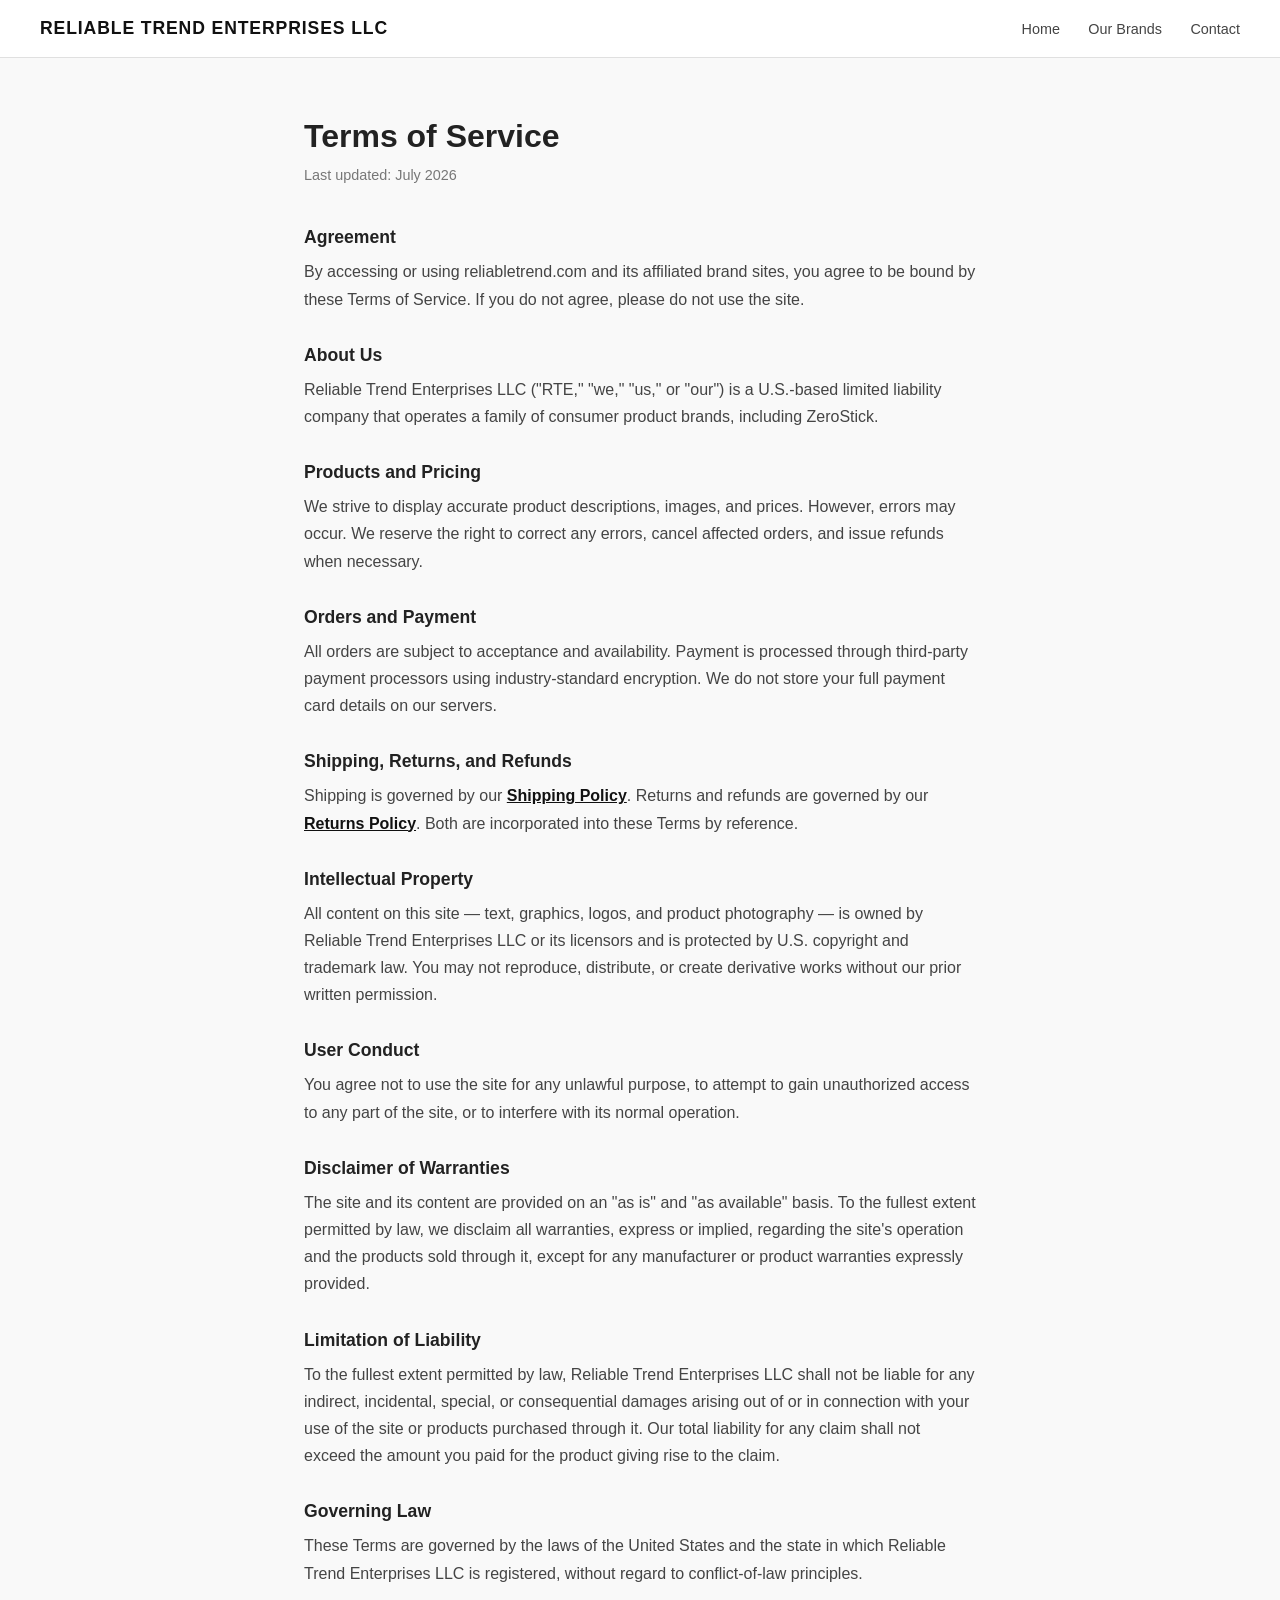
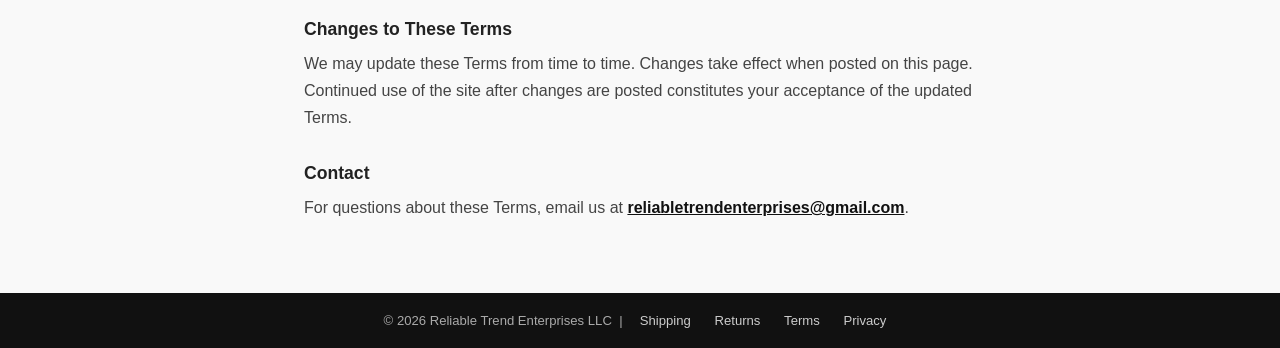
<file: terms.html>
<!DOCTYPE html>
<html lang="en">
<head>
  <meta charset="UTF-8" />
  <meta name="viewport" content="width=device-width, initial-scale=1.0" />
  <title>Terms of Service &ndash; Reliable Trend Enterprises LLC</title>
  <style>
    * { margin: 0; padding: 0; box-sizing: border-box; }
    body { font-family: 'Segoe UI', Arial, sans-serif; background: #f9f9f9; color: #222; min-height: 100vh; display: flex; flex-direction: column; }
    header { background: #fff; border-bottom: 1px solid #e0e0e0; padding: 18px 40px; display: flex; justify-content: space-between; align-items: center; flex-wrap: wrap; gap: 12px; }
    header .brand { font-size: 1.1rem; font-weight: 700; letter-spacing: 0.05em; text-transform: uppercase; color: #111; text-decoration: none; }
    nav a { text-decoration: none; color: #444; font-size: 0.9rem; margin-left: 24px; transition: color 0.2s; }
    nav a:hover { color: #000; }
    .content { max-width: 720px; margin: 60px auto; padding: 0 24px; flex: 1; }
    .content h1 { font-size: 2rem; font-weight: 800; margin-bottom: 8px; }
    .content .subtitle { color: #777; font-size: 0.9rem; margin-bottom: 40px; }
    .content h2 { font-size: 1.1rem; font-weight: 700; margin: 32px 0 10px; }
    .content p { line-height: 1.7; color: #444; margin-bottom: 12px; }
    .content ul { line-height: 1.7; color: #444; margin: 0 0 12px 20px; }
    .content a { color: #111; font-weight: 600; }
    footer { background: #111; color: #aaa; text-align: center; padding: 20px 24px; font-size: 0.82rem; }
    footer a { color: #ccc; text-decoration: none; margin: 0 10px; }
    footer a:hover { color: #fff; }
  </style>
</head>
<body>
  <header>
    <a class="brand" href="/">Reliable Trend Enterprises LLC</a>
    <nav>
      <a href="/">Home</a>
      <a href="/brands.html">Our Brands</a>
      <a href="/contact.html">Contact</a>
    </nav>
  </header>
  <div class="content">
    <h1>Terms of Service</h1>
    <p class="subtitle">Last updated: July 2026</p>

    <h2>Agreement</h2>
    <p>By accessing or using reliabletrend.com and its affiliated brand sites, you agree to be bound by these Terms of Service. If you do not agree, please do not use the site.</p>

    <h2>About Us</h2>
    <p>Reliable Trend Enterprises LLC ("RTE," "we," "us," or "our") is a U.S.-based limited liability company that operates a family of consumer product brands, including ZeroStick.</p>

    <h2>Products and Pricing</h2>
    <p>We strive to display accurate product descriptions, images, and prices. However, errors may occur. We reserve the right to correct any errors, cancel affected orders, and issue refunds when necessary.</p>

    <h2>Orders and Payment</h2>
    <p>All orders are subject to acceptance and availability. Payment is processed through third-party payment processors using industry-standard encryption. We do not store your full payment card details on our servers.</p>

    <h2>Shipping, Returns, and Refunds</h2>
    <p>Shipping is governed by our <a href="/shipping.html">Shipping Policy</a>. Returns and refunds are governed by our <a href="/returns.html">Returns Policy</a>. Both are incorporated into these Terms by reference.</p>

    <h2>Intellectual Property</h2>
    <p>All content on this site &mdash; text, graphics, logos, and product photography &mdash; is owned by Reliable Trend Enterprises LLC or its licensors and is protected by U.S. copyright and trademark law. You may not reproduce, distribute, or create derivative works without our prior written permission.</p>

    <h2>User Conduct</h2>
    <p>You agree not to use the site for any unlawful purpose, to attempt to gain unauthorized access to any part of the site, or to interfere with its normal operation.</p>

    <h2>Disclaimer of Warranties</h2>
    <p>The site and its content are provided on an "as is" and "as available" basis. To the fullest extent permitted by law, we disclaim all warranties, express or implied, regarding the site's operation and the products sold through it, except for any manufacturer or product warranties expressly provided.</p>

    <h2>Limitation of Liability</h2>
    <p>To the fullest extent permitted by law, Reliable Trend Enterprises LLC shall not be liable for any indirect, incidental, special, or consequential damages arising out of or in connection with your use of the site or products purchased through it. Our total liability for any claim shall not exceed the amount you paid for the product giving rise to the claim.</p>

    <h2>Governing Law</h2>
    <p>These Terms are governed by the laws of the United States and the state in which Reliable Trend Enterprises LLC is registered, without regard to conflict-of-law principles.</p>

    <h2>Changes to These Terms</h2>
    <p>We may update these Terms from time to time. Changes take effect when posted on this page. Continued use of the site after changes are posted constitutes your acceptance of the updated Terms.</p>

    <h2>Contact</h2>
    <p>For questions about these Terms, email us at <a href="mailto:reliabletrendenterprises@gmail.com">reliabletrendenterprises@gmail.com</a>.</p>
  </div>
  <footer>
    <p>&copy; 2026 Reliable Trend Enterprises LLC &nbsp;|&nbsp;
      <a href="/shipping.html">Shipping</a>
      <a href="/returns.html">Returns</a>
      <a href="/terms.html">Terms</a>
      <a href="/privacy-policy.html">Privacy</a>
    </p>
  </footer>
</body>
</html>
</file>
<file: styles.css>
/* ============================================================
   RELIABLE TREND ENTERPRISES LLC — Shared Stylesheet
   ------------------------------------------------------------
   One file controls the look of every page. Change a color or
   font here and it updates site-wide. Palette is aligned with
   the ZeroStick brand: deep navy backgrounds, brand blue accent,
   DM Sans typography.
   ============================================================ */

@import url('https://fonts.googleapis.com/css2?family=DM+Sans:wght@400;500;600;700;800;900&display=swap');

/* ---- 1. THEME VARIABLES ---- */
:root {
  --bg:         #0a1530;   /* page background — deep navy */
  --panel:      #0d1a35;   /* alt-shaded sections */
  --panel-2:    #11203f;   /* cards / raised panels */
  --ink:        #0d1117;   /* darkest — header/footer, matches ZS ink */
  --border:     rgba(255,255,255,0.10);
  --text:       #eaf0f8;   /* primary text */
  --text-dim:   #9db0cc;   /* muted / secondary text */
  --brand:      #298DDF;   /* ZeroStick brand blue */
  --brand-dark: #1f74bd;   /* deeper blue for hovers */

  /* Legacy variable names — keep as aliases so any inline
     `var(--gold)` sprinkled across pages still resolves. */
  --black:      var(--bg);
  --gold:       var(--brand);
  --gold-light: var(--brand-dark);

  --radius:     10px;
  --maxw:       1140px;
}

/* ---- 2. GLOBAL RESETS ---- */
* { margin: 0; padding: 0; box-sizing: border-box; }

html { scroll-behavior: smooth; }

body {
  font-family: 'DM Sans', system-ui, -apple-system, Segoe UI, Arial, sans-serif;
  background: var(--bg);
  color: var(--text);
  line-height: 1.6;
  -webkit-font-smoothing: antialiased;
}

a { color: inherit; text-decoration: none; }
img { max-width: 100%; display: block; }

.container {
  width: 100%;
  max-width: var(--maxw);
  margin: 0 auto;
  padding: 0 24px;
}

/* ============================================================
   3. NAVBAR
   ============================================================ */
.nav {
  position: sticky;
  top: 0;
  z-index: 50;
  background: rgba(13, 17, 23, 0.88);
  backdrop-filter: blur(10px);
  border-bottom: 1px solid var(--border);
}
.nav-inner {
  display: flex;
  align-items: center;
  justify-content: space-between;
  height: 70px;
}
.nav-brand {
  display: flex;
  align-items: center;
  gap: 10px;
  font-weight: 800;
  letter-spacing: 0.08em;
  font-size: 0.95rem;
  color: var(--text);
}
.nav-brand .mark {
  display: inline-flex;
  align-items: center;
  justify-content: center;
  width: 38px;
  height: 38px;
  border-radius: 8px;
  background: linear-gradient(135deg, var(--brand), var(--brand-dark));
  color: #fff;
  font-weight: 900;
  letter-spacing: 0.02em;
  font-size: 0.8rem;
}
.nav-links {
  display: flex;
  align-items: center;
  gap: 28px;
}
.nav-links a {
  color: var(--text-dim);
  font-size: 0.92rem;
  font-weight: 500;
  transition: color 0.2s;
}
.nav-links a:hover,
.nav-links a.active { color: var(--brand); }

.nav-toggle {
  display: none;
  background: none;
  border: 1px solid var(--border);
  border-radius: 8px;
  padding: 8px 10px;
  cursor: pointer;
  color: var(--text);
  font-size: 1.1rem;
}

/* ============================================================
   4. BUTTONS
   ============================================================ */
.btn {
  display: inline-block;
  padding: 13px 28px;
  border-radius: 28px;                  /* pill shape, matches ZS */
  font-weight: 700;
  font-size: 0.95rem;
  letter-spacing: 0.01em;
  cursor: pointer;
  border: 1px solid transparent;
  transition: transform 0.18s ease, background 0.2s, border-color 0.2s, box-shadow 0.2s;
}
.btn:hover { transform: translateY(-2px); }

/* .btn-gold is legacy naming — now renders as brand blue */
.btn-gold {
  background: var(--brand);
  color: #fff;
}
.btn-gold:hover {
  background: var(--brand-dark);
  box-shadow: 0 10px 24px rgba(41,141,223,0.28);
}

.btn-ghost {
  background: transparent;
  color: var(--text);
  border-color: var(--border);
}
.btn-ghost:hover { border-color: var(--brand); color: var(--brand); }

/* ============================================================
   5. HERO
   ============================================================ */
.hero {
  position: relative;
  padding: 120px 0 100px;
  text-align: center;
  overflow: hidden;
}
.hero::before {
  content: "";
  position: absolute;
  top: -220px; left: 50%;
  transform: translateX(-50%);
  width: 900px; height: 650px;
  background: radial-gradient(circle, rgba(41,141,223,0.22), transparent 60%);
  z-index: 0;
}
.hero .container { position: relative; z-index: 1; }
.eyebrow {
  display: inline-block;
  font-size: 0.78rem;
  letter-spacing: 0.25em;
  text-transform: uppercase;
  color: var(--brand);
  margin-bottom: 20px;
  font-weight: 700;
}
.hero h1 {
  font-size: clamp(2.2rem, 5vw, 3.8rem);
  font-weight: 800;
  line-height: 1.1;
  letter-spacing: -0.02em;
  margin-bottom: 22px;
  text-transform: uppercase;
}
.hero p {
  font-size: 1.15rem;
  color: var(--text-dim);
  max-width: 620px;
  margin: 0 auto 36px;
}
.hero-actions { display: flex; gap: 16px; justify-content: center; flex-wrap: wrap; }

/* ============================================================
   6. SECTION HEADERS
   ============================================================ */
.section { padding: 90px 0; }
.section-head { text-align: center; margin-bottom: 56px; }
.section-head .eyebrow { margin-bottom: 14px; }
.section-head h2 {
  font-size: clamp(1.8rem, 4vw, 2.6rem);
  font-weight: 800;
  letter-spacing: -0.01em;
  text-transform: uppercase;
}
.section-head p {
  color: var(--text-dim);
  max-width: 560px;
  margin: 14px auto 0;
}
.alt-bg { background: var(--panel); }

/* ============================================================
   7. CARD GRID
   ============================================================ */
.grid {
  display: grid;
  gap: 24px;
  grid-template-columns: repeat(auto-fit, minmax(280px, 1fr));
}
.card {
  background: var(--panel-2);
  border: 1px solid var(--border);
  border-radius: 12px;
  padding: 32px;
  transition: transform 0.25s ease, border-color 0.25s ease, box-shadow 0.25s ease;
}
.card:hover {
  transform: translateY(-6px);
  border-color: rgba(41,141,223,0.35);
  box-shadow: 0 18px 40px rgba(0,0,0,.28);
}
.card .icon {
  font-size: 1.8rem;
  width: 54px; height: 54px;
  display: flex; align-items: center; justify-content: center;
  background: rgba(41,141,223,0.14);
  color: var(--brand);
  border-radius: 10px;
  margin-bottom: 18px;
}
.card h3 { font-size: 1.25rem; margin-bottom: 10px; color: var(--text); }
.card p { color: var(--text-dim); font-size: 0.95rem; }

.brand-card { padding: 0 0 28px; overflow: hidden; }
.brand-card > :not(.product-img) { margin-left: 28px; margin-right: 28px; }
.brand-card > :not(.product-img):first-child { margin-top: 28px; }
.product-img {
  background: var(--bg);
  border-bottom: 1px solid var(--border);
  aspect-ratio: 16 / 11;
  display: flex;
  align-items: center;
  justify-content: center;
  overflow: hidden;
  margin-bottom: 24px;
}
.product-img img {
  width: 100%;
  height: 100%;
  object-fit: contain;
  padding: 18px;
}
.product-img--muted {
  background: linear-gradient(135deg, var(--panel), var(--panel-2));
}
.brand-card .price {
  font-size: 1.4rem;
  font-weight: 800;
  color: var(--brand);
  margin: 16px 0 18px;
}
.brand-card .tag {
  display: inline-block;
  font-size: 0.72rem;
  letter-spacing: 0.12em;
  text-transform: uppercase;
  color: var(--brand);
  background: rgba(41,141,223,0.10);
  border: 1px solid rgba(41,141,223,0.35);
  border-radius: 999px;
  padding: 4px 12px;
  margin-bottom: 16px;
  font-weight: 700;
}

/* ============================================================
   8. CONTENT PAGES
   ============================================================ */
.page-head {
  padding: 80px 0 40px;
  text-align: center;
  border-bottom: 1px solid var(--border);
}
.page-head h1 {
  font-size: clamp(2rem, 5vw, 3rem);
  font-weight: 800;
  text-transform: uppercase;
  letter-spacing: -0.01em;
}
.page-head p { color: var(--text-dim); margin-top: 12px; }

.prose { max-width: 760px; margin: 0 auto; padding: 60px 24px; }
.prose h2 { font-size: 1.5rem; margin: 36px 0 14px; }
.prose h3 { font-size: 1.15rem; margin: 28px 0 10px; color: var(--brand); }
.prose p  { color: var(--text-dim); margin-bottom: 16px; }
.prose a  { color: var(--brand); text-decoration: underline; }
.prose ul { color: var(--text-dim); margin: 0 0 16px 22px; }
.prose li { margin-bottom: 8px; }

/* ============================================================
   9. CONTACT FORM
   ============================================================ */
.form-wrap {
  max-width: 620px;
  margin: 0 auto;
  background: var(--panel-2);
  border: 1px solid var(--border);
  border-radius: 12px;
  padding: 40px;
}
.field { margin-bottom: 20px; }
.field label {
  display: block;
  font-size: 0.85rem;
  margin-bottom: 8px;
  color: var(--text-dim);
  font-weight: 500;
}
.field input,
.field textarea {
  width: 100%;
  background: var(--bg);
  border: 1px solid var(--border);
  border-radius: 8px;
  padding: 12px 14px;
  color: var(--text);
  font-size: 0.95rem;
  font-family: inherit;
}
.field input:focus,
.field textarea:focus {
  outline: none;
  border-color: var(--brand);
  box-shadow: 0 0 0 3px rgba(41,141,223,0.15);
}
.field textarea { min-height: 130px; resize: vertical; }

/* ============================================================
   10. FOOTER
   ============================================================ */
.footer {
  border-top: 1px solid var(--border);
  background: var(--ink);
  padding: 56px 0 28px;
}
.footer-grid {
  display: grid;
  grid-template-columns: 2fr 1fr 1fr;
  gap: 40px;
  margin-bottom: 40px;
}
.footer-grid h4 {
  font-size: 0.8rem;
  letter-spacing: 0.15em;
  text-transform: uppercase;
  color: var(--brand);
  margin-bottom: 16px;
  font-weight: 700;
}
.footer-grid a {
  display: block;
  color: var(--text-dim);
  font-size: 0.92rem;
  margin-bottom: 10px;
  transition: color 0.2s;
}
.footer-grid a:hover { color: var(--brand); }
.footer-about p { color: var(--text-dim); font-size: 0.92rem; max-width: 340px; }
.footer-bottom {
  border-top: 1px solid var(--border);
  padding-top: 24px;
  display: flex;
  justify-content: space-between;
  flex-wrap: wrap;
  gap: 12px;
  font-size: 0.82rem;
  color: var(--text-dim);
}
.footer-bottom a { color: inherit; }
.footer-bottom a:hover { color: var(--brand); }

/* ============================================================
   11. MOBILE RESPONSIVE
   ============================================================ */
@media (max-width: 780px) {
  .nav-toggle { display: block; }
  .nav-links {
    display: none;
    position: absolute;
    top: 70px; left: 0; right: 0;
    flex-direction: column;
    gap: 0;
    background: var(--ink);
    border-bottom: 1px solid var(--border);
    padding: 10px 0;
  }
  .nav-links.open { display: flex; }
  .nav-links a { padding: 14px 24px; width: 100%; }
  .footer-grid { grid-template-columns: 1fr; gap: 28px; }
}
</file>
